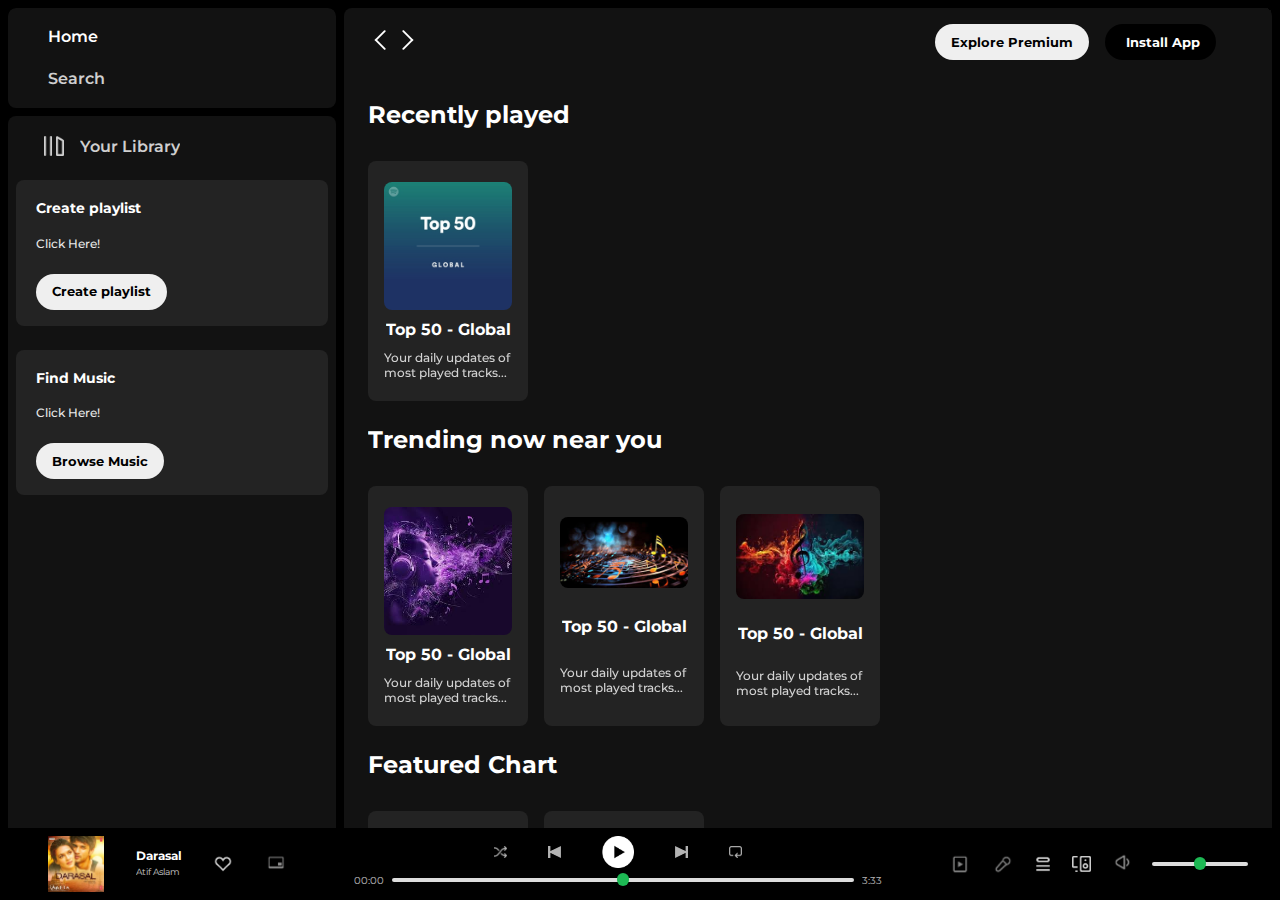
<file: index.html>
<!DOCTYPE html>
<html lang="en">
<head>
    <meta charset="UTF-8">
    <meta name="viewport" content="width=device-width, initial-scale=1.0">
    <link rel="stylesheet" href="https://cdnjs.cloudflare.com/ajax/libs/font-awesome/6.4.0/css/all.min.css"
        integrity="sha512-iecdLmaskl7CVkqkXNQ/ZH/XLlvWZOJyj7Yy7tcenmpD1ypASozpmT/E0iPtmFIB46ZmdtAc9eNBvH0H/ZpiBw=="
        crossorigin="anonymous" referrerpolicy="no-referrer" />
    <link rel="icon" href="./Assets2/logo.png">
    <title>Spotify - Web Player: Music for everyone</title>
    <link rel="stylesheet" href="style.css">
    <link rel="preconnect" href="https://fonts.googleapis.com">
    <link rel="preconnect" href="https://fonts.gstatic.com" crossorigin>
    <link href="https://fonts.googleapis.com/css2?family=Montserrat:wght@300;400;500;600;700&display=swap"
        rel="stylesheet">
</head>
<body>
    <div class="main">
        <div class="sidebar">
            <div class="nav">
                <div class="nav-option" style="opacity: 1;">
                    <i class="fa-solid fa-house"></i>
                    <a href="#">Home</a>
                </div>
                <div class="nav-option">
                    <i class="fa-solid fa-magnifying-glass"></i>
                    <a href="#">Search</a>
                </div>
            </div>
            <div class="library">
                <div class="option">
                    <div class="lib-option nav-option">
                        <img src="./Assets2/library_icon.png">
                        <a href="#">Your Library</a>
                    </div>
                    <div class="icons">
                        <i class="fa-solid fa-plus"></i>
                        <i class="fa-solid fa-arrow-right"></i>
                    </div>
                </div>
                <div class="lib-box">
                    <div class="box">
                        <p class="box-p1">Create playlist</p>
                        <p class="box-p2">Click Here!</p>
                        <button class="badge">Create playlist</button>
                    </div>
                    <div class="box">
                        <p class="box-p1">Find Music</p>
                        <p class="box-p2">Click Here!</p>
                        <button class="badge">Browse Music</button>
                    </div>
                </div>
            </div>
        </div>
        <div class="main-content">
            <div class="sticky-nav">
                <div class="sticky-nav-icon">
                    <img src="./Assets2/backward_icon.png">
                    <img src="./Assets2/forward_icon.png" class="hide">
                </div>
                <div class="sticky-nav-options">
                    <button class="badge navitem hide">Explore Premium</button>
                    <button class="badge navitem darkbadge"><i class="fa-regular fa-circle-down"
                            style="margin-left:5px ;"></i> Install App</button>
                    <i class="fa-regular fa-user navitem"></i>
                </div>
            </div>
            <div class="content">
                <h2>Recently played</h2>
                <div class="cards-container">
                    <div class="card">
                        <img class="card-img" src="./Assets2/card1img.jpeg">
                        <p class="card-title">Top 50 - Global</p>
                        <p class="card-info">Your daily updates of most played tracks...</p>
                    </div>
                </div>
                <h2>Trending now near you</h2>
                <div class="cards-container">
                    <div class="card">
                        <img class="card-img" src="./Assets2/card2img.jpeg">
                        <p class="card-title">Top 50 - Global</p>
                        <p class="card-info">Your daily updates of most played tracks...</p>
                    </div>
                    <div class="card">
                        <img class="card-img" src="./Assets2/card3img.jpeg">
                        <p class="card-title">Top 50 - Global</p>
                        <p class="card-info">Your daily updates of most played tracks...</p>
                    </div>
                    <div class="card">
                        <img class="card-img" src="./Assets2/card4img.jpeg">
                        <p class="card-title">Top 50 - Global</p>
                        <p class="card-info">Your daily updates of most played tracks...</p>
                    </div>
                </div>
                <h2>Featured Chart</h2>
                <div class="cards-container">
                    <div class="card">
                        <img class="card-img" src="./Assets2/card5img.jpeg">
                        <p class="card-title">Top 50 - Global</p>
                        <p class="card-info">Your daily updates of most played tracks...</p>
                    </div>
                    <div class="card">
                        <img class="card-img" src="./Assets2/card6img.jpeg">
                        <p class="card-title">Top 50 - Global</p>
                        <p class="card-info">Your daily updates of most played tracks...</p>
                    </div>
                </div>
                <div class="footer">
                    <div class="line"></div>
                </div>
        </div>
    </div>
        <div class="music-player">
            <div class="album">
                <img src="./Assets2/album_picture.jpeg" class="album-pic">
                <div class="album-abt">
                    <p class="abt-1">Darasal</p>
                    <p class="abt-2">Atif Aslam</p>
                </div>
                <img src="./Assets2/album_icon1.png" class="album-icon1">
                <img src="./Assets2/album_icon2.png" class="album-icon2">
            </div>
            <div class="player">
                <div class="music-control">
                    <img class="music-icons" src="./Assets2/player_icon1.png">
                    <img class="music-icons" src="./Assets2/player_icon2.png">
                    <img class="music-icons play" src="./Assets2/player_icon3.png">
                    <img class="music-icons" src="./Assets2/player_icon4.png">
                    <img class="music-icons" src="./Assets2/player_icon5.png">
                </div>
                <div class="playback">
                    <span class="time">00:00</span>
                    <input type="range" min="0" max="100" class="playback-bar bar">
                    <span class="time">3:33</span>
                </div>
            </div>
            <div class="controls">
                <img src="./Assets2/controls_icon1.png" class="ctrl-icon control">
                <img src="./Assets2/controld_icon2.png" class="ctrl-icon control">
                <img src="./Assets2/controls_icon3.png" class="ctrl-iconx control">
                <img src="./Assets2/controls_icon4.png" class="ctrl-icony control">
                <label for="volumn"><img src="./Assets2/controls_icon5.png" class="ctrl-icon"></label>
                <input type="range" min="0" max="100" class="volumn-bar bar" id="volumn">
            </div>
        </div>
</body>
</html>
</file>
<file: style.css>
* {
    box-sizing: border-box;
    font-family: 'Montserrat', sans-serif;
    margin: 0;
    padding: 0;
    overflow: hidden;
}

body {
    background-color: #000000;
    color: #ffffff;
}

.main {
    display: flex;
    height: 100vh;
    padding: 0.5rem;
}

.sidebar {
    background-color: black;
    width: 20.5rem;
    border-radius: 0.5rem;
    /*16px*/
    display: flex;
    flex-direction: column;
}

.main-content {
    background-color: #121212;
    flex: 1;
    height: 100%;
    border-radius: 0.5rem;
    overflow: auto;
    /*scroll bar will only be shown when needed*/
    margin-left: 0.5rem;
    padding: 0 1.5rem;
}

.music-player {
    background-color: black;
    position: fixed;
    bottom: 0px;
    width: 100%;
    height: 72px;
    padding: 0.5rem 2.5rem;
    display: flex;
}

a {
    text-decoration: none;
    color: white;
}

.nav {
    background-color: #121212;
    height: 7rem;
    display: flex;
    flex-direction: column;
    justify-content: center;
    padding: 0.5rem 0.75rem;
    border-radius: 0.5rem;
    line-height: 2.5rem;

}

.nav-option {
    padding: 0.25rem 0.75rem;
    display: flex;
    align-items: center;
    font-weight: 600;
    opacity: 0.8;
}

.nav-option:hover {
    opacity: 1;
}

.nav-option i {
    font-size: 1.25rem;
}

.nav-option a {
    font-size: 1rem;
    margin-left: 1rem;
}

.library {
    background-color: #121212;
    height: 17.5rem;
    padding: 0.5rem 0.5rem;
    border-radius: 0.5rem;
    margin-top: 0.5rem;
    height: 100%;
}

.option {
    display: flex;
    justify-content: space-between;
    align-items: center;
    padding: 0.5rem 1rem;
}

.lib-option img {
    height: 1.25rem;
    width: 1.25rem;
}

.icons {
    display: flex;
    align-items: center;
}

.icons i {
    margin-left: 1.5rem;
    font-size: 1rem;
    opacity: 0.8;
}

.icons i:hover {
    opacity: 1;
}

.box {
    background-color: #232323;
    border-radius: 0.5rem;
    /* height: 9rem; */
    margin: 0.75rem 0 1.5rem 0;
    padding: 1rem 1.25rem;
}

.box-p1 {
    font-size: 0.9rem;
    font-weight: 700;
    /* margin-bottom: 1rem; */
    line-height: 1.6rem;
}

.box-p2 {
    font-size: 0.75rem;
    font-weight: 500;
    margin: 0.75rem 0 1.25rem 0;
    line-height: 1.25rem;
    opacity: 0.9;
}

.badge {
    height: 2.25rem;
    width: fit-content;
    padding: 0.25rem 1rem;
    font-size: 0.79rem;
    font-weight: 700;
    border-radius: 100px;
    border: none;
}

.darkbadge {
    background-color: black;
    color: white;
}

.sticky-nav {
    position: sticky;
    top: 0;
    background-color: #121212;
    display: flex;
    justify-content: space-between;
    align-items: center;
    padding: 1rem 0 1rem 0;

}

.sticky-nav-icons {
    margin-left: 0.75rem;
}

.sticky-nav-options {
    display: flex;
    justify-content: center;
    align-items: center;
}

.navitem {
    margin-right: 1rem;
}

@media (max-width:1000px) {
    .hide {
        display: none;
    }
}


.content h2 {
    margin: 1.5rem 0;
}

.cards-container {
    display: flex;
    flex-wrap: wrap;
}

.card {
    background-color: #232323;
    height: 15rem;
    width: 10rem;
    padding: 1rem;
    border-radius: 0.5rem;
    display: flex;
    flex-wrap: wrap;
    justify-content: center;
    align-content: space-around;
    margin: 0.5rem 1rem 0 0;
}

.card-img {
    width: 100%;
    border-radius: 0.5rem;
}

.card-title {
    font-weight: 700;
}

.card-info {
    font-size: 0.75rem;
    font-weight: 500;
    opacity: 0.8;
}
.footer {
    height: 12rem;
    width: 100%;
    display: flex;
    justify-content: center;
    align-items: center;
}

.line {
    height: 50%;
    width: 95%;
    border-top: 2px solid white;
    opacity: 0.5;
}

.player {
    width: 55%;
    display: flex;
    justify-content: center;
    flex-wrap: wrap;
}

.music-control {
    height: 2rem;
    width: 50%;
    display: flex;
    justify-content: space-evenly;
    align-items: center;
}

.music-icons {
    height: 0.8rem;
    width: 0.8rem;
    opacity: 0.7;
}

.music-icons:hover {
    opacity: 1;
}

.play {
    height: 2rem;
    width: 2rem;
    opacity: 1;
}

.playback {
    width: 100%;
    height: 1.1rem;
    display: flex;
    justify-content: center;
    align-items: center;
}

.time {
    font-size: 0.6rem;
    opacity: 0.7;
    margin: 0 0.5rem;
}

.playback-bar {
    width: 70%;
}

.bar {
    appearance: none;
    background-color: transparent;
    overflow: visible;
    cursor: pointer;
}

.bar::-webkit-slider-runnable-track {
    background-color: #ddd;
    height: 0.25rem;
    border-radius: 100px;
}

.bar::-webkit-slider-thumb {
    appearance: none;
    height: 0.8rem;
    width: 0.8rem;
    background-color: #1DB954;
    border-radius: 50%;
    margin-top: -5px;
}

.album {
    height: 100%;
    width: 20%;
    display: flex;
    justify-content: space-between;
    align-items: center;
}

.album-pic{
    height: 3.5rem;
    width: 3.5rem;
}

.abt-1 {
    font-size: 0.75rem;
    line-height: 1rem;
    font-weight: 700;
}

.abt-1:hover {
    text-decoration: underline;
    cursor: pointer;
}

.abt-2 {
    font-size: 0.55rem;
    line-height: 1rem;
    opacity: 0.8;
}

.abt-2:hover {
    opacity: 1;
    text-decoration: underline;
    cursor: pointer;
}

.album-icon1 {
    height: 1.25rem;
    opacity: 0.8;
}

.album-icon1:hover {
    opacity: 1;
}

.album-icon2 {
    height: 1.75rem;
    opacity: 0.8;
}

.album-icon2:hover {
    opacity: 1;
}

.controls {
    width: 25%;
    display: flex;
    justify-content: space-between;
    align-items: center;
}

.ctrl-icon {
    height: 2.25rem;
    opacity: 0.8;
}

.ctrl-iconx {
    height: 1.25rem;
    opacity: 0.8;
}

.ctrl-icony {
    height: 1rem;
    opacity: 0.8;
}

.volumn-bar {
    width: 6rem;
}

.control:hover {
    opacity: 1;
    cursor: pointer;
}
</file>
